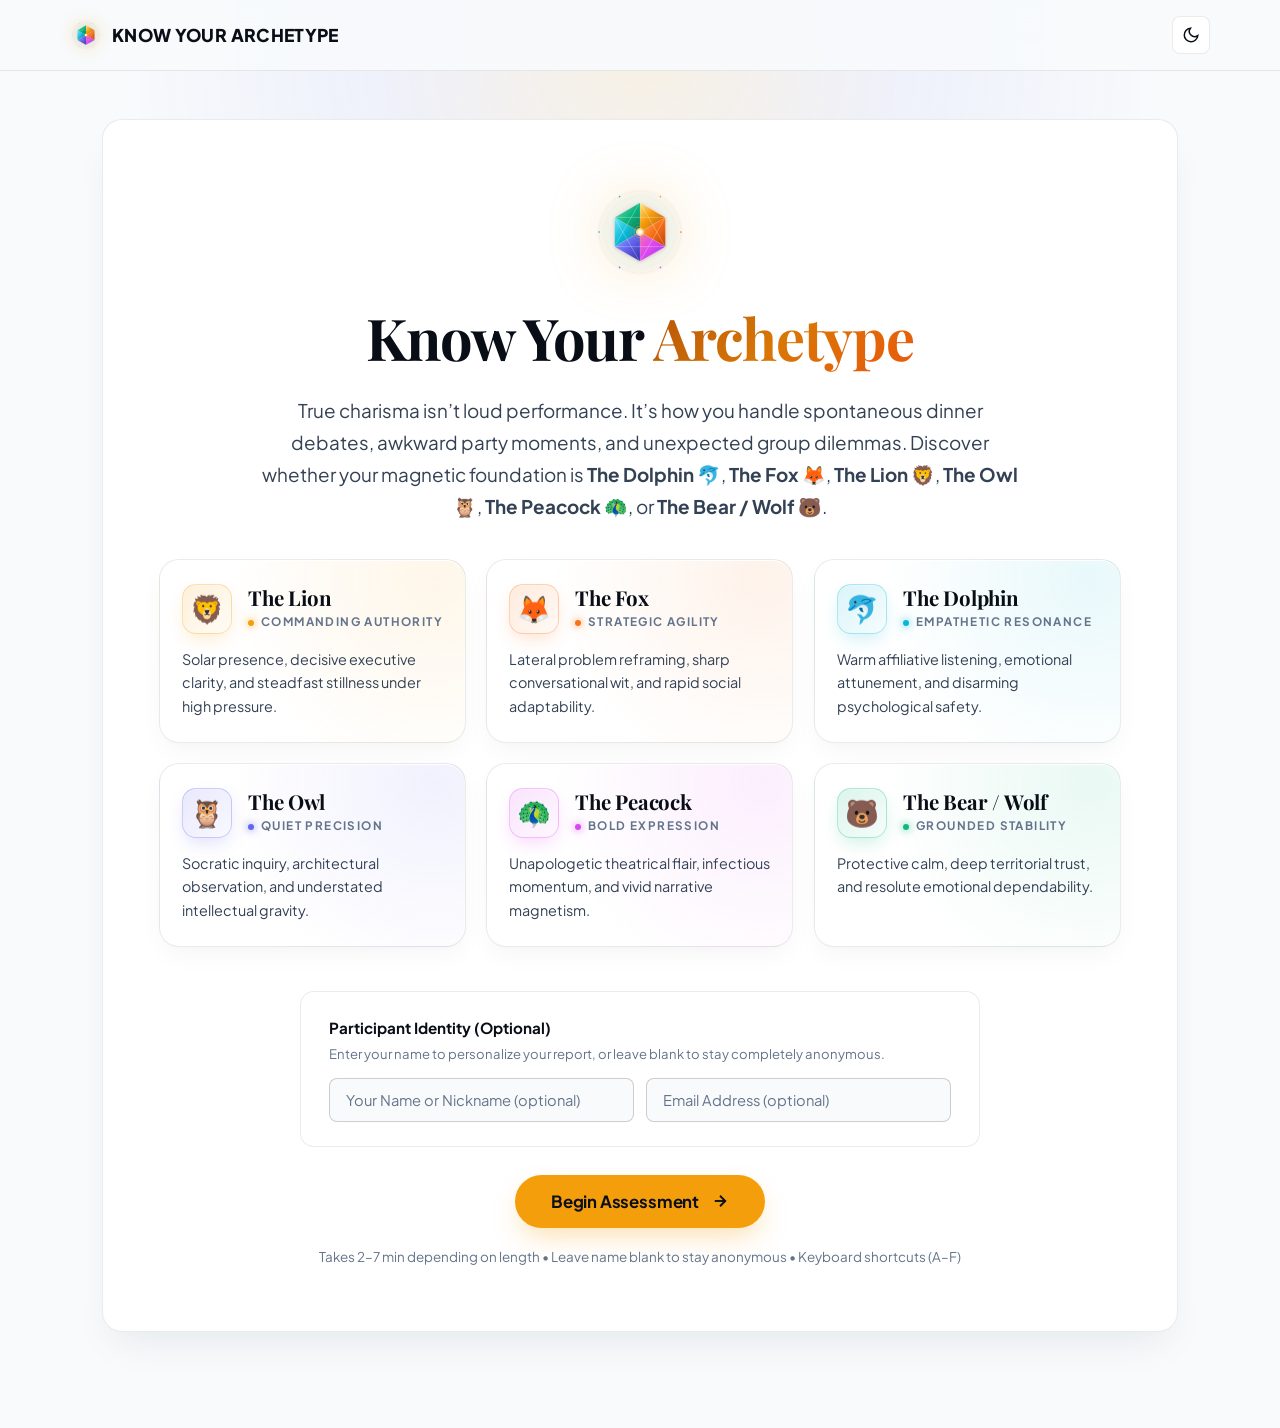
<file: index.html>
<!DOCTYPE html>
<html lang="en">
<head>
  <meta charset="UTF-8">
  <meta http-equiv="refresh" content="0; url=web/">
  <title>Know Your Archetype</title>
  <script>
    window.location.replace("web/");
  </script>
</head>
<body style="background:#0b0f17; color:#f9fafb; font-family:sans-serif; display:flex; align-items:center; justify-content:center; height:100vh; margin:0;">
  <p>Redirecting to <a href="web/" style="color:#f59e0b;">Know Your Archetype</a>...</p>
</body>
</html>
</file>
<file: web/app.css>
/* ==========================================================================
   KNOW YOUR ARCHETYPE DESIGN SYSTEM (Obsidian Luminary)
   Spec: DESIGN.md
   Typography: Playfair Display (Headlines) + Plus Jakarta Sans (UI / Body)
   Surfaces: Luminous Smoked Glass over Obsidian (#0B0F17) / Light Slate (#F8FAFC)
   Accents: Commanding Amber (#F59E0B) CTA & Calibrated Archetype Spectrums
   Physics: Apple Fluid Springs [cubic-bezier(0.16, 1, 0.3, 1)]
   ========================================================================== */

@import url('https://fonts.googleapis.com/css2?family=Playfair+Display:ital,wght@0,400;0,500;0,600;0,700;0,800;1,400;1,600&family=Plus+Jakarta+Sans:wght@400;500;600;700;800&display=swap');

:root, [data-theme="light"] {
  /* Light Mode Base: High-Contrast Editorial & Deep Obsidian */
  --bg-base: #f8fafc;
  --bg-surface: #ffffff;
  --bg-card: #ffffff;
  --bg-card-hover: #f1f5f9;
  --bg-card-active: #e2e8f0;
  --header-bg: rgba(248, 250, 252, 0.92);

  --border-subtle: rgba(0, 0, 0, 0.08);
  --border-medium: rgba(0, 0, 0, 0.18);
  --border-focus: #4f46e5;

  --text-primary: #090d16;
  --text-secondary: #334155;
  --text-muted: #64748b;
  --text-accent: #d97706;
  --shadow-desc-color: #7c2d12;
  --ambient-grad: radial-gradient(circle at 50% 10%, rgba(245, 158, 11, 0.10) 0%, rgba(99, 102, 241, 0.06) 40%, transparent 80%);

  /* Archetype Signature Palette (DESIGN.md) */
  --color-lion: #f59e0b;
  --color-lion-glow: rgba(245, 158, 11, 0.35);
  --color-fox: #f97316;
  --color-fox-glow: rgba(249, 115, 22, 0.35);
  --color-dolphin: #06b6d4;
  --color-dolphin-glow: rgba(6, 182, 212, 0.35);
  --color-owl: #6366f1;
  --color-owl-glow: rgba(99, 102, 241, 0.35);
  --color-peacock: #d946ef;
  --color-peacock-glow: rgba(217, 70, 239, 0.35);
  --color-bear: #10b981;
  --color-bear-glow: rgba(16, 185, 129, 0.35);

  /* Primary CTA (Commanding Amber) */
  --btn-primary-bg: #f59e0b;
  --btn-primary-text: #0b0f17;
  --btn-primary-glow: rgba(245, 158, 11, 0.35);

  /* Font Families */
  --font-headline: 'Playfair Display', Georgia, serif;
  --font-body: 'Plus Jakarta Sans', -apple-system, BlinkMacSystemFont, sans-serif;

  /* Animation Physics */
  --spring-ease: cubic-bezier(0.16, 1, 0.3, 1);
  --duration-fast: 180ms;
  --duration-normal: 320ms;
  --duration-slow: 540ms;

  /* Dimensions & Spacing */
  --radius-sm: 8px;
  --radius-md: 14px;
  --radius-lg: 20px;
  --radius-full: 9999px;
  --max-w-content: 780px;

  /* Shadows */
  --card-shadow: 0 20px 40px -12px rgba(15, 23, 42, 0.08);
  --panel-shadow: 0 8px 24px -6px rgba(15, 23, 42, 0.06);
}

/* Dark Mode: Obsidian Midnight Velvet */
[data-theme="dark"] {
  --bg-base: #0b0f17;
  --bg-surface: #111827;
  --bg-card: rgba(17, 24, 39, 0.72);
  --bg-card-hover: rgba(30, 41, 59, 0.85);
  --bg-card-active: #1e293b;
  --header-bg: rgba(11, 15, 23, 0.88);

  --border-subtle: #1f2937;
  --border-medium: #374151;
  --border-focus: #6366f1;

  --text-primary: #f9fafb;
  --text-secondary: #94a3b8;
  --text-muted: #64748b;
  --text-accent: #f59e0b;
  --shadow-desc-color: #fed7aa;
  --ambient-grad: radial-gradient(circle at 50% 10%, rgba(245, 158, 11, 0.12) 0%, rgba(99, 102, 241, 0.08) 40%, rgba(6, 182, 212, 0.04) 70%, transparent 85%);

  --btn-primary-bg: #f59e0b;
  --btn-primary-text: #0b0f17;
  --btn-primary-glow: rgba(245, 158, 11, 0.45);

  --card-shadow: 0 20px 48px -12px rgba(0, 0, 0, 0.5);
  --panel-shadow: 0 12px 32px -8px rgba(0, 0, 0, 0.35);
}

*, *::before, *::after {
  box-sizing: border-box;
  margin: 0;
  padding: 0;
}

html {
  scroll-behavior: smooth;
}

body {
  font-family: var(--font-body);
  background-color: var(--bg-base);
  color: var(--text-primary);
  min-height: 100vh;
  line-height: 1.6;
  overflow-x: hidden;
  display: flex;
  flex-direction: column;
  position: relative;
  -webkit-font-smoothing: antialiased;
  transition: background-color var(--duration-fast) ease, color var(--duration-fast) ease;
}

/* Ambient Background Glow */
.ambient-glow {
  position: fixed;
  top: 0;
  left: 50%;
  transform: translateX(-50%);
  width: 1000px;
  height: 500px;
  background: var(--ambient-grad);
  pointer-events: none;
  z-index: 0;
}

/* App Header */
.app-header {
  position: sticky;
  top: 0;
  z-index: 50;
  backdrop-filter: blur(16px);
  -webkit-backdrop-filter: blur(16px);
  background-color: var(--header-bg);
  border-bottom: 1px solid var(--border-subtle);
  padding: 16px 24px;
  transition: background-color var(--duration-fast) ease, border-color var(--duration-fast) ease;
}

.header-inner {
  max-width: var(--max-w-content);
  margin: 0 auto;
  display: flex;
  align-items: center;
  justify-content: space-between;
}

.brand-badge {
  display: flex;
  align-items: center;
  gap: 10px;
  font-family: var(--font-body);
  font-weight: 800;
  font-size: 1.1rem;
  letter-spacing: 0.02em;
  color: var(--text-primary);
  text-decoration: none;
  cursor: pointer;
  background: none;
  border: none;
  padding: 0;
  transition: opacity var(--duration-fast) ease;
}

.brand-badge:hover {
  opacity: 0.88;
}

.brand-logo-img {
  width: 32px;
  height: 32px;
  object-fit: contain;
  filter: drop-shadow(0 0 10px rgba(245, 158, 11, 0.45));
  transition: transform var(--duration-fast) var(--spring-ease);
}

.brand-badge:hover .brand-logo-img {
  transform: rotate(15deg) scale(1.08);
}

/* Theme Toggle Button */
.theme-toggle-btn {
  display: inline-flex;
  align-items: center;
  justify-content: center;
  width: 38px;
  height: 38px;
  border-radius: var(--radius-sm);
  background: var(--bg-surface);
  border: 1px solid var(--border-subtle);
  color: var(--text-primary);
  cursor: pointer;
  transition: all var(--duration-fast) var(--spring-ease);
}

.theme-toggle-btn:hover {
  background: var(--bg-card-hover);
  border-color: var(--border-medium);
  transform: scale(1.06);
}

.theme-toggle-btn:active {
  transform: scale(0.95);
}

:root .theme-icon-sun,
[data-theme="light"] .theme-icon-sun {
  display: none;
}
:root .theme-icon-moon,
[data-theme="light"] .theme-icon-moon {
  display: block;
}

[data-theme="dark"] .theme-icon-sun {
  display: block;
}
[data-theme="dark"] .theme-icon-moon {
  display: none;
}

/* Main Container */
.main-wrapper {
  flex: 1;
  max-width: var(--max-w-content);
  width: 100%;
  margin: 0 auto;
  padding: 40px 24px 80px;
  position: relative;
  z-index: 10;
}

/* Screen Transitions */
.view-screen {
  display: none;
  opacity: 0;
  transition: opacity var(--duration-normal) var(--spring-ease);
}

.view-screen.active {
  display: block;
  opacity: 1;
}

/* ==========================================================================
   SCREEN 1: WELCOME HERO
   ========================================================================== */
.hero-card {
  background: var(--bg-card);
  backdrop-filter: blur(16px);
  -webkit-backdrop-filter: blur(16px);
  border: 1px solid var(--border-subtle);
  border-radius: var(--radius-lg);
  padding: 48px 40px;
  text-align: center;
  box-shadow: var(--card-shadow);
  position: relative;
  overflow: hidden;
}

.hero-brand-emblem {
  display: flex;
  justify-content: center;
  align-items: center;
  margin-bottom: 24px;
}

.hero-emblem-img {
  width: 96px;
  height: 96px;
  object-fit: contain;
  filter: drop-shadow(0 0 32px rgba(245, 158, 11, 0.40));
  animation: emblem-float 6s ease-in-out infinite alternate;
}

@keyframes emblem-float {
  0% { transform: translateY(0px) rotate(0deg); }
  50% { transform: translateY(-7px) rotate(2deg); }
  100% { transform: translateY(0px) rotate(0deg); }
}

.hero-title {
  font-family: var(--font-headline);
  font-size: clamp(2.4rem, 5.5vw, 3.6rem);
  font-weight: 700;
  letter-spacing: -0.02em;
  line-height: 1.15;
  color: var(--text-primary);
  margin-bottom: 20px;
}

.hero-title span {
  background: linear-gradient(135deg, #f59e0b 0%, #fbbf24 45%, #f97316 100%);
  -webkit-background-clip: text;
  -webkit-text-fill-color: transparent;
}

[data-theme="light"] .hero-title span {
  background: linear-gradient(135deg, #b45309 0%, #d97706 50%, #ea580c 100%);
  -webkit-background-clip: text;
  -webkit-text-fill-color: transparent;
}

.hero-desc {
  font-family: var(--font-body);
  font-size: 1.08rem;
  color: var(--text-secondary);
  max-width: 620px;
  margin: 0 auto 36px;
  line-height: 1.7;
}

/* ==========================================================================
   6 ARCHETYPES INTERACTIVE SHOWCASE SPECTRUM (Anti-Slop Luxury Craft)
   ========================================================================== */
.archetypes-showcase-section {
  width: 100%;
  max-width: 1040px;
  margin: 32px auto 40px;
}

.archetypes-spectrum-grid {
  display: grid;
  grid-template-columns: repeat(auto-fit, minmax(280px, 1fr));
  gap: 18px;
}

.archetype-preview-card {
  position: relative;
  border-radius: var(--radius-lg);
  padding: 24px 22px;
  text-align: left;
  transition: transform 0.4s var(--spring-ease), box-shadow 0.4s var(--spring-ease), border-color 0.3s ease, background 0.3s ease;
  animation: archFloat 6s ease-in-out infinite alternate;
  animation-delay: var(--float-delay, 0s);
  cursor: default;
  overflow: hidden;
  will-change: transform, box-shadow;
  
  /* Light mode baseline */
  background: radial-gradient(circle at 90% 10%, rgba(var(--arch-rgb), 0.09) 0%, transparent 65%), #ffffff;
  border: 1px solid rgba(0, 0, 0, 0.08);
  box-shadow: 0 10px 28px -6px rgba(15, 23, 42, 0.05), 0 2px 6px -1px rgba(15, 23, 42, 0.02), inset 0 1px 0 0 #ffffff;
}

/* Dark mode baseline */
[data-theme="dark"] .archetype-preview-card {
  background: radial-gradient(circle at 90% 10%, rgba(var(--arch-rgb), 0.16) 0%, transparent 60%), rgba(17, 24, 39, 0.72);
  backdrop-filter: blur(20px);
  -webkit-backdrop-filter: blur(20px);
  border: 1px solid rgba(255, 255, 255, 0.08);
  box-shadow: 0 12px 36px -10px rgba(0, 0, 0, 0.6), inset 0 1px 0 0 rgba(255, 255, 255, 0.08);
}

/* Hover States with Rich Volumetric Glows */
.archetype-preview-card:hover {
  transform: translateY(-8px) scale(1.02);
  animation-play-state: paused;
  z-index: 2;
}

:root .archetype-preview-card:hover,
[data-theme="light"] .archetype-preview-card:hover {
  background: radial-gradient(circle at 90% 10%, rgba(var(--arch-rgb), 0.18) 0%, transparent 70%), #ffffff;
  border-color: rgba(var(--arch-rgb), 0.45);
  box-shadow: 0 22px 48px -12px rgba(var(--arch-rgb), 0.32), 0 0 0 1px rgba(var(--arch-rgb), 0.25), inset 0 1px 0 0 #ffffff;
}

[data-theme="dark"] .archetype-preview-card:hover {
  background: radial-gradient(circle at 90% 10%, rgba(var(--arch-rgb), 0.26) 0%, transparent 65%), rgba(22, 30, 48, 0.88);
  border-color: rgba(var(--arch-rgb), 0.55);
  box-shadow: 0 26px 56px -12px rgba(var(--arch-rgb), 0.45), 0 0 0 1px rgba(var(--arch-rgb), 0.4), inset 0 1px 1px 0 rgba(255, 255, 255, 0.18);
}

.arch-card-top {
  display: flex;
  align-items: center;
  gap: 16px;
  margin-bottom: 14px;
}

/* Prismatic Floating Lens */
.arch-emblem-lens {
  width: 50px;
  height: 50px;
  border-radius: 14px;
  display: flex;
  align-items: center;
  justify-content: center;
  font-size: 1.7rem;
  background: linear-gradient(135deg, rgba(var(--arch-rgb), 0.15) 0%, rgba(var(--arch-rgb), 0.04) 100%);
  border: 1px solid rgba(var(--arch-rgb), 0.28);
  box-shadow: inset 0 1px 1px rgba(255, 255, 255, 0.25), 0 8px 18px -4px rgba(var(--arch-rgb), 0.22);
  transition: transform 0.4s var(--spring-ease), box-shadow 0.4s var(--spring-ease), border-color 0.3s ease;
  flex-shrink: 0;
}

.archetype-preview-card:hover .arch-emblem-lens {
  transform: scale(1.12) rotate(6deg);
  border-color: rgba(var(--arch-rgb), 0.7);
  box-shadow: inset 0 1px 2px rgba(255, 255, 255, 0.4), 0 12px 28px -4px rgba(var(--arch-rgb), 0.48);
}

.arch-card-title-group {
  display: flex;
  flex-direction: column;
  align-items: flex-start;
  gap: 4px;
}

.arch-card-name {
  font-family: var(--font-headline);
  font-size: 1.28rem;
  font-weight: 700;
  color: var(--text-primary);
  line-height: 1.15;
  margin: 0;
  letter-spacing: -0.01em;
  transition: color 0.25s ease;
}

.archetype-preview-card:hover .arch-card-name {
  color: var(--arch-color);
}

/* Editorial Metadata with Luminous Jewel Dot (No AI Pill!) */
.arch-role-label {
  font-family: var(--font-body);
  font-size: 0.73rem;
  font-weight: 700;
  letter-spacing: 0.12em;
  text-transform: uppercase;
  color: var(--text-muted);
  display: inline-flex;
  align-items: center;
  gap: 7px;
  transition: color 0.25s ease;
}

.arch-role-label::before {
  content: '';
  width: 6px;
  height: 6px;
  border-radius: 50%;
  background: var(--arch-color);
  box-shadow: 0 0 8px var(--arch-color);
  flex-shrink: 0;
}

.archetype-preview-card:hover .arch-role-label {
  color: var(--text-secondary);
}

.arch-card-trait {
  font-family: var(--font-body);
  font-size: 0.90rem;
  color: var(--text-secondary);
  line-height: 1.62;
  margin: 0;
  text-align: left;
}

@keyframes archFloat {
  0% {
    transform: translateY(0px);
  }
  50% {
    transform: translateY(-5px);
  }
  100% {
    transform: translateY(0px);
  }
}

/* Participant Starting Identity Box */
.start-identity-box {
  background: var(--bg-surface);
  border: 1px solid var(--border-subtle);
  border-radius: var(--radius-md);
  padding: 20px 24px;
  max-width: 580px;
  margin: 0 auto 28px;
  text-align: left;
}

.identity-header {
  margin-bottom: 14px;
}

.identity-label {
  display: block;
  font-family: var(--font-body);
  font-size: 0.95rem;
  font-weight: 700;
  color: var(--text-primary);
  margin-bottom: 4px;
}

.identity-sub {
  display: block;
  font-size: 0.82rem;
  color: var(--text-muted);
  line-height: 1.5;
}

.identity-inputs-row {
  display: flex;
  flex-wrap: wrap;
  gap: 12px;
}

.text-input {
  flex: 1;
  min-width: 200px;
  background: var(--bg-base);
  border: 1px solid var(--border-medium);
  border-radius: var(--radius-sm);
  padding: 12px 16px;
  font-family: var(--font-body);
  font-size: 0.92rem;
  color: var(--text-primary);
  transition: border-color var(--duration-fast) var(--spring-ease), box-shadow var(--duration-fast) var(--spring-ease);
}

.text-input:focus {
  outline: none;
  border-color: var(--border-focus);
  box-shadow: 0 0 0 3px rgba(99, 102, 241, 0.2);
}

.text-input::placeholder {
  color: var(--text-muted);
}

/* Primary CTA (Commanding Amber Pill) */
.btn-primary {
  display: inline-flex;
  align-items: center;
  justify-content: center;
  gap: 12px;
  background: var(--btn-primary-bg);
  color: var(--btn-primary-text);
  font-family: var(--font-body);
  font-size: 1.05rem;
  font-weight: 700;
  letter-spacing: -0.01em;
  padding: 16px 36px;
  border-radius: var(--radius-full);
  border: none;
  cursor: pointer;
  box-shadow: 0 12px 28px -6px var(--btn-primary-glow);
  transition: transform var(--duration-fast) var(--spring-ease),
              box-shadow var(--duration-fast) var(--spring-ease),
              filter var(--duration-fast) var(--spring-ease);
}

.btn-primary:hover {
  transform: translateY(-2px) scale(1.02);
  box-shadow: 0 16px 36px -6px var(--btn-primary-glow);
  filter: brightness(1.06);
}

.btn-primary:active {
  transform: translateY(1px) scale(0.98);
}

.hero-meta-note {
  font-size: 0.84rem;
  color: var(--text-muted);
  margin-top: 18px;
}

/* ==========================================================================
   SCREEN 2: QUESTION WIZARD (STEP-BY-STEP)
   ========================================================================== */
.wizard-header {
  margin-bottom: 24px;
}

.progress-bar-track {
  width: 100%;
  height: 6px;
  background: var(--bg-surface);
  border: 1px solid var(--border-subtle);
  border-radius: var(--radius-full);
  overflow: hidden;
  margin-bottom: 16px;
}

.progress-bar-fill {
  height: 100%;
  width: 0%;
  background: linear-gradient(90deg, #f59e0b, #6366f1);
  border-radius: var(--radius-full);
  transition: width var(--duration-normal) var(--spring-ease);
}

.wizard-meta-row {
  display: flex;
  align-items: center;
  justify-content: space-between;
  flex-wrap: wrap;
  gap: 10px;
}

.step-indicator {
  font-family: var(--font-body);
  font-size: 0.85rem;
  font-weight: 700;
  letter-spacing: 0.05em;
  color: var(--text-secondary);
  text-transform: uppercase;
}

.step-indicator strong {
  color: var(--text-primary);
  font-size: 1rem;
}

/* Multi-select Counter Badge */
.selection-counter-badge {
  display: inline-flex;
  align-items: center;
  gap: 6px;
  font-family: var(--font-body);
  font-size: 0.82rem;
  font-weight: 700;
  letter-spacing: 0.01em;
  color: var(--text-muted);
  background: var(--bg-surface);
  border: 1px solid var(--border-subtle);
  padding: 4px 12px;
  border-radius: var(--radius-full);
  transition: all var(--duration-fast) var(--spring-ease);
}

.selection-counter-badge.has-selections {
  color: #4f46e5;
  border-color: rgba(99, 102, 241, 0.4);
  background: rgba(99, 102, 241, 0.08);
}

[data-theme="dark"] .selection-counter-badge.has-selections {
  color: #818cf8;
  border-color: rgba(129, 140, 248, 0.4);
  background: rgba(99, 102, 241, 0.15);
}

.selection-counter-badge.max-reached {
  color: #d97706;
  border-color: rgba(217, 119, 6, 0.45);
  background: rgba(245, 158, 11, 0.12);
}

[data-theme="dark"] .selection-counter-badge.max-reached {
  color: #fbbf24;
  border-color: rgba(251, 191, 36, 0.5);
  background: rgba(245, 158, 11, 0.18);
}

/* Scenario Card */
.scenario-card {
  background: var(--bg-surface);
  border: 1px solid var(--border-subtle);
  border-radius: var(--radius-lg);
  padding: 32px 30px;
  margin-bottom: 24px;
  box-shadow: var(--panel-shadow);
}

.scenario-text {
  font-family: var(--font-headline);
  font-size: clamp(1.25rem, 2.8vw, 1.55rem);
  font-weight: 600;
  line-height: 1.45;
  color: var(--text-primary);
}

/* Options Grid */
.options-list {
  display: flex;
  flex-direction: column;
  gap: 12px;
  margin-bottom: 28px;
}

.option-btn {
  display: flex;
  align-items: flex-start;
  gap: 16px;
  background: var(--bg-card);
  border: 1px solid var(--border-subtle);
  border-radius: var(--radius-md);
  padding: 16px 20px;
  text-align: left;
  cursor: pointer;
  color: var(--text-secondary);
  font-family: var(--font-body);
  font-size: 0.98rem;
  line-height: 1.55;
  transition: all var(--duration-fast) var(--spring-ease);
  position: relative;
  overflow: hidden;
}

.option-btn:hover {
  background: var(--bg-card-hover);
  border-color: var(--border-medium);
  color: var(--text-primary);
  transform: translateX(4px);
}

.option-btn:active {
  background: var(--bg-card-active);
  transform: scale(0.995);
}

.option-btn.selected {
  background: rgba(99, 102, 241, 0.08);
  border-color: var(--border-focus);
  color: var(--text-primary);
  box-shadow: 0 4px 16px -4px rgba(99, 102, 241, 0.25);
}

[data-theme="dark"] .option-btn.selected {
  background: rgba(99, 102, 241, 0.15);
  box-shadow: 0 4px 20px -4px rgba(99, 102, 241, 0.4);
}

.option-badge {
  flex-shrink: 0;
  width: 28px;
  height: 28px;
  border-radius: var(--radius-sm);
  background: rgba(128, 128, 128, 0.1);
  border: 1px solid var(--border-subtle);
  display: flex;
  align-items: center;
  justify-content: center;
  font-family: var(--font-body);
  font-weight: 700;
  font-size: 0.85rem;
  color: var(--text-primary);
  transition: all var(--duration-fast) var(--spring-ease);
}

.option-btn:hover .option-badge {
  background: var(--border-focus);
  color: #ffffff;
  border-color: var(--border-focus);
}

.option-btn.selected .option-badge {
  background: var(--border-focus);
  color: #ffffff;
  border-color: var(--border-focus);
}

.option-text {
  flex: 1;
}

/* Checkbox Indicator for Multi-Select */
.option-checkbox {
  flex-shrink: 0;
  width: 22px;
  height: 22px;
  border-radius: 6px;
  border: 1.5px solid var(--border-medium);
  background: var(--bg-base);
  display: flex;
  align-items: center;
  justify-content: center;
  transition: all var(--duration-fast) var(--spring-ease);
  color: #ffffff;
  margin-top: 2px;
}

.option-checkbox .check-svg {
  opacity: 0;
  transform: scale(0.6);
  transition: all var(--duration-fast) var(--spring-ease);
}

.option-btn:hover .option-checkbox {
  border-color: var(--border-focus);
}

.option-btn.selected .option-checkbox {
  background: var(--border-focus);
  border-color: var(--border-focus);
  box-shadow: 0 0 10px rgba(99, 102, 241, 0.45);
}

.option-btn.selected .option-checkbox .check-svg {
  opacity: 1;
  transform: scale(1);
}

/* Disabled state when maximum 3 selections reached */
.option-btn.disabled-limit {
  opacity: 0.55;
  filter: grayscale(0.25);
  cursor: not-allowed;
}

.option-btn.disabled-limit:hover {
  transform: none;
  border-color: var(--border-subtle);
  background: var(--bg-card);
}

.option-btn.disabled-limit:hover .option-badge {
  background: rgba(128, 128, 128, 0.1);
  color: var(--text-primary);
  border-color: var(--border-subtle);
}

.option-btn.disabled-limit:hover .option-checkbox {
  border-color: var(--border-medium);
}

/* Limit reached shake animation */
.option-btn.shake-limit {
  animation: limitShake 0.45s cubic-bezier(0.36, 0.07, 0.19, 0.97) both;
}

@keyframes limitShake {
  10%, 90% { transform: translate3d(-2px, 0, 0); }
  20%, 80% { transform: translate3d(3px, 0, 0); }
  30%, 50%, 70% { transform: translate3d(-3px, 0, 0); }
  40%, 60% { transform: translate3d(3px, 0, 0); }
}

/* Wizard Navigation Bar */
.wizard-footer {
  display: flex;
  align-items: center;
  justify-content: space-between;
  gap: 16px;
}

.btn-wizard-next {
  padding: 12px 28px;
  font-size: 0.98rem;
  box-shadow: 0 8px 22px -4px var(--btn-primary-glow);
}

.btn-wizard-next:disabled {
  opacity: 0.4;
  cursor: not-allowed;
  pointer-events: none;
  box-shadow: none;
  transform: none !important;
  filter: grayscale(0.6);
}

.btn-secondary {
  display: inline-flex;
  align-items: center;
  gap: 8px;
  background: transparent;
  color: var(--text-primary);
  font-family: var(--font-body);
  font-size: 0.92rem;
  font-weight: 600;
  border: 1px solid var(--border-medium);
  padding: 10px 20px;
  border-radius: var(--radius-full);
  cursor: pointer;
  transition: all var(--duration-fast) var(--spring-ease);
}

.btn-secondary:hover:not(:disabled) {
  background: rgba(128, 128, 128, 0.1);
  border-color: var(--text-secondary);
}

.btn-secondary:disabled {
  opacity: 0.35;
  cursor: not-allowed;
}

.keyboard-hint {
  font-size: 0.8rem;
  color: var(--text-muted);
}

.kbd-chip {
  background: rgba(128, 128, 128, 0.12);
  border: 1px solid var(--border-subtle);
  padding: 2px 6px;
  border-radius: 4px;
  font-family: monospace;
  font-size: 0.78rem;
  color: var(--text-secondary);
}

/* ==========================================================================
   SCREEN 3: CALCULATION LOADER
   ========================================================================== */
.loader-card {
  text-align: center;
  padding: 80px 20px;
}

.loader-emblem-wrapper {
  position: relative;
  width: 104px;
  height: 104px;
  margin: 0 auto 26px;
  display: flex;
  align-items: center;
  justify-content: center;
}

.loader-emblem-img {
  width: 92px;
  height: 92px;
  object-fit: contain;
  filter: drop-shadow(0 0 28px rgba(245, 158, 11, 0.55));
  animation: loader-pulse 1.8s cubic-bezier(0.16, 1, 0.3, 1) infinite alternate;
}

@keyframes loader-pulse {
  0% {
    transform: scale(0.92) rotate(-4deg);
    filter: drop-shadow(0 0 16px rgba(245, 158, 11, 0.35));
  }
  100% {
    transform: scale(1.08) rotate(4deg);
    filter: drop-shadow(0 0 36px rgba(245, 158, 11, 0.75));
  }
}

.loader-title {
  font-family: var(--font-headline);
  font-size: 1.8rem;
  font-weight: 700;
  color: var(--text-primary);
  margin-bottom: 8px;
}

.loader-sub {
  font-family: var(--font-body);
  font-size: 0.95rem;
  color: var(--text-muted);
}

/* ==========================================================================
   SCREEN 4: RESULTS DASHBOARD
   ========================================================================== */
.results-container {
  display: flex;
  flex-direction: column;
  gap: 28px;
}

/* Hero Archetype Banner */
.archetype-hero-banner {
  background: linear-gradient(180deg, var(--bg-surface) 0%, var(--bg-card) 100%);
  border: 1px solid var(--border-subtle);
  border-radius: var(--radius-lg);
  padding: 38px 34px;
  position: relative;
  overflow: hidden;
  box-shadow: var(--card-shadow);
}

.banner-emblem-backdrop {
  position: absolute;
  top: -24px;
  right: -24px;
  width: 210px;
  height: 210px;
  pointer-events: none;
  opacity: 0.16;
  z-index: 0;
  transition: opacity var(--duration-normal) ease;
}

[data-theme="light"] .banner-emblem-backdrop {
  opacity: 0.10;
}

.banner-emblem-img {
  width: 100%;
  height: 100%;
  object-fit: contain;
}

.archetype-hero-banner::before {
  content: '';
  position: absolute;
  top: 0;
  right: 0;
  width: 320px;
  height: 100%;
  background: radial-gradient(circle, var(--hero-glow, rgba(245, 158, 11, 0.18)) 0%, transparent 70%);
  pointer-events: none;
}

.archetype-name {
  font-family: var(--font-headline);
  font-size: clamp(2.2rem, 5vw, 3.2rem);
  font-weight: 700;
  letter-spacing: -0.02em;
  color: var(--text-primary);
  margin-bottom: 6px;
  position: relative;
  z-index: 1;
}

.archetype-subtitle {
  font-family: var(--font-body);
  font-size: 1.15rem;
  font-weight: 600;
  color: var(--hero-accent, var(--text-accent));
  margin-bottom: 16px;
  position: relative;
  z-index: 1;
}

.hero-meta-pills {
  display: flex;
  flex-wrap: wrap;
  gap: 10px;
  margin-bottom: 20px;
  position: relative;
  z-index: 1;
}

.primary-pill {
  font-size: 0.78rem;
  font-weight: 700;
  text-transform: uppercase;
  letter-spacing: 0.08em;
  padding: 4px 12px;
  border-radius: var(--radius-full);
  background: var(--hero-accent, #f59e0b);
  color: #0b0f17;
}

.hybrid-pill {
  font-size: 0.8rem;
  font-weight: 600;
  padding: 4px 12px;
  border-radius: var(--radius-full);
  background: rgba(128, 128, 128, 0.12);
  border: 1px solid var(--border-subtle);
  color: var(--text-primary);
}

.participant-name-badge {
  font-size: 0.82rem;
  font-weight: 700;
  padding: 4px 12px;
  border-radius: var(--radius-full);
  background: rgba(99, 102, 241, 0.15);
  border: 1px solid rgba(99, 102, 241, 0.35);
  color: var(--border-focus);
}

.archetype-superpower-box {
  background: var(--bg-surface);
  border: 1px solid var(--border-subtle);
  border-radius: var(--radius-md);
  padding: 16px 20px;
  margin-top: 10px;
  position: relative;
  z-index: 1;
}

.superpower-text {
  font-family: var(--font-body);
  font-size: 1rem;
  color: var(--text-primary);
  line-height: 1.6;
}

/* Implications & Meaning Card */
.implications-card {
  background: var(--bg-surface);
  border: 1px solid var(--border-subtle);
  border-radius: var(--radius-lg);
  padding: 28px 26px;
  box-shadow: var(--panel-shadow);
}

.implications-header {
  display: flex;
  align-items: center;
  gap: 14px;
  margin-bottom: 20px;
}

.implications-icon {
  width: 38px;
  height: 38px;
  border-radius: var(--radius-sm);
  background: rgba(99, 102, 241, 0.12);
  border: 1px solid rgba(99, 102, 241, 0.25);
  color: var(--border-focus);
  display: flex;
  align-items: center;
  justify-content: center;
  flex-shrink: 0;
}

.implications-grid {
  display: grid;
  grid-template-columns: repeat(auto-fit, minmax(240px, 1fr));
  gap: 16px;
}

.implication-item {
  background: var(--bg-card);
  border: 1px solid var(--border-subtle);
  border-radius: var(--radius-md);
  padding: 16px 18px;
}

.implication-item-title {
  font-family: var(--font-body);
  font-size: 0.8rem;
  font-weight: 700;
  text-transform: uppercase;
  letter-spacing: 0.08em;
  color: var(--hero-accent, var(--text-accent));
  margin-bottom: 6px;
  display: flex;
  align-items: center;
  gap: 6px;
}

.implication-item-text,
.implication-text {
  font-family: var(--font-body);
  font-size: 0.92rem;
  color: var(--text-secondary);
  line-height: 1.6;
}

/* Two Column Layout (Bars & Radar Chart) */
.results-grid-2col {
  display: grid;
  grid-template-columns: repeat(auto-fit, minmax(340px, 1fr));
  gap: 24px;
}

.dashboard-card {
  background: var(--bg-surface);
  border: 1px solid var(--border-subtle);
  border-radius: var(--radius-lg);
  padding: 28px 24px;
  box-shadow: var(--panel-shadow);
  min-width: 0;
  overflow: hidden;
}

.card-heading {
  font-family: var(--font-headline);
  font-size: 1.35rem;
  font-weight: 600;
  margin-bottom: 6px;
  color: var(--text-primary);
  letter-spacing: -0.01em;
}

.card-subheading {
  font-family: var(--font-body);
  font-size: 0.85rem;
  color: var(--text-muted);
  margin-bottom: 22px;
}

/* Distribution Bars */
.distribution-list {
  display: flex;
  flex-direction: column;
  gap: 14px;
}

.dist-item-header {
  display: flex;
  justify-content: space-between;
  font-size: 0.88rem;
  font-weight: 600;
  margin-bottom: 6px;
}

.dist-label {
  color: var(--text-primary);
  display: flex;
  align-items: center;
  gap: 8px;
}

.dist-color-dot {
  width: 10px;
  height: 10px;
  border-radius: 50%;
}

.dist-val {
  font-family: var(--font-body);
  font-weight: 700;
  color: var(--text-primary);
}

.dist-track {
  width: 100%;
  height: 8px;
  background: rgba(128, 128, 128, 0.12);
  border-radius: var(--radius-full);
  overflow: hidden;
}

.dist-fill {
  height: 100%;
  width: 0%;
  border-radius: var(--radius-full);
  transition: width 1s var(--spring-ease);
}

/* Radar Chart Container */
.radar-wrapper {
  display: flex;
  flex-direction: column;
  align-items: center;
  justify-content: center;
}

.radar-svg {
  width: 100%;
  max-width: 280px;
  height: auto;
  overflow: visible;
  color: var(--text-primary);
}

.radar-interpretation-text {
  font-size: 0.86rem;
  color: var(--text-secondary);
  line-height: 1.65;
  margin-top: 16px;
  padding-top: 14px;
  border-top: 1px solid var(--border-subtle);
  text-align: left;
}

/* Stress Shadow Alert Box */
.shadow-advisory-card {
  background: rgba(249, 115, 22, 0.06);
  border: 1px solid rgba(249, 115, 22, 0.28);
  border-radius: var(--radius-lg);
  padding: 24px 28px;
  display: flex;
  gap: 20px;
  align-items: flex-start;
}

.shadow-icon-badge {
  flex-shrink: 0;
  width: 40px;
  height: 40px;
  border-radius: var(--radius-md);
  background: rgba(249, 115, 22, 0.15);
  color: #f97316;
  display: flex;
  align-items: center;
  justify-content: center;
}

.shadow-title {
  font-family: var(--font-headline);
  font-size: 1.2rem;
  font-weight: 700;
  color: #f97316;
  margin-bottom: 4px;
}

.shadow-desc {
  font-family: var(--font-body);
  font-size: 0.94rem;
  color: var(--shadow-desc-color);
  line-height: 1.6;
}

/* Accuracy Rating Card */
.accuracy-card {
  background: var(--bg-surface);
  border: 1px solid var(--border-subtle);
  border-radius: var(--radius-lg);
  padding: 24px 28px;
  box-shadow: var(--panel-shadow);
}

.accuracy-header {
  display: flex;
  justify-content: space-between;
  align-items: flex-start;
  gap: 16px;
  margin-bottom: 20px;
}

.accuracy-title {
  font-family: var(--font-headline);
  font-size: 1.25rem;
  font-weight: 600;
  color: var(--text-primary);
  margin-bottom: 4px;
}

.accuracy-subtitle {
  font-family: var(--font-body);
  font-size: 0.86rem;
  color: var(--text-muted);
}

.accuracy-score-badge {
  display: flex;
  align-items: baseline;
  background: rgba(245, 158, 11, 0.12);
  border: 1px solid rgba(245, 158, 11, 0.3);
  padding: 6px 14px;
  border-radius: var(--radius-full);
}

.accuracy-score-val {
  font-family: var(--font-body);
  font-size: 1.5rem;
  font-weight: 800;
  color: var(--hero-accent, var(--text-accent));
}

.accuracy-max {
  font-size: 0.85rem;
  font-weight: 700;
  color: var(--text-muted);
  margin-left: 2px;
}

.slider-container {
  margin-bottom: 18px;
}

.custom-range {
  -webkit-appearance: none;
  appearance: none;
  width: 100%;
  height: 8px;
  border-radius: var(--radius-full);
  background: rgba(128, 128, 128, 0.16);
  outline: none;
  cursor: pointer;
}

.custom-range::-webkit-slider-thumb {
  -webkit-appearance: none;
  appearance: none;
  width: 24px;
  height: 24px;
  border-radius: 50%;
  background: var(--hero-accent, #f59e0b);
  cursor: pointer;
  box-shadow: 0 0 14px var(--btn-primary-glow);
  border: 2px solid var(--bg-base);
  transition: transform var(--duration-fast) var(--spring-ease);
}

.custom-range::-webkit-slider-thumb:hover {
  transform: scale(1.15);
}

.custom-range::-moz-range-thumb {
  width: 24px;
  height: 24px;
  border-radius: 50%;
  background: var(--hero-accent, #f59e0b);
  cursor: pointer;
  box-shadow: 0 0 14px var(--btn-primary-glow);
  border: 2px solid var(--bg-base);
  transition: transform var(--duration-fast) var(--spring-ease);
}

.slider-labels {
  display: flex;
  justify-content: space-between;
  align-items: center;
  font-size: 0.82rem;
  color: var(--text-muted);
  margin-top: 10px;
}

.accuracy-status-text {
  font-weight: 700;
  color: var(--hero-accent, var(--text-accent));
}

.accuracy-feedback-row {
  display: flex;
  align-items: center;
  gap: 14px;
}

.accuracy-saved-msg {
  font-size: 0.85rem;
  font-weight: 600;
  color: #10b981;
}

/* Actions Footer */
.results-actions-row {
  display: flex;
  flex-wrap: wrap;
  gap: 14px;
  justify-content: center;
  margin-top: 10px;
}

/* Responsive Breakpoints */
@media (max-width: 640px) {
  .hero-card {
    padding: 32px 20px;
  }
  .archetypes-showcase-section {
    margin: 20px auto 28px;
  }
  .archetypes-spectrum-grid {
    grid-template-columns: 1fr;
    gap: 12px;
  }
  .archetype-preview-card {
    padding: 15px 16px;
  }
  .scenario-card {
    padding: 24px 18px;
  }
  .scenario-text {
    font-size: 1.15rem;
  }
  .option-btn {
    padding: 14px 16px;
    font-size: 0.9rem;
  }
  .results-grid-2col {
    grid-template-columns: 1fr;
  }
  .wizard-footer {
    flex-direction: column-reverse;
    align-items: stretch;
    gap: 12px;
  }
  .btn-wizard-next,
  .btn-secondary {
    justify-content: center;
    width: 100%;
  }
  .keyboard-hint {
    text-align: center;
    order: -1;
  }
}

/* ==========================================================================
   DESKTOP / PC ENHANCEMENTS (>= 1024px)
   Widens card container to 1140px on PC while keeping mobile layout identical
   ========================================================================== */
@media (min-width: 1024px) {
  :root {
    --max-w-content: 1140px;
  }

  .main-wrapper {
    padding: 48px 32px 96px;
  }

  .hero-card {
    padding: 64px 56px;
  }

  .hero-title {
    font-size: 3.6rem;
    margin-bottom: 24px;
  }

  .hero-desc {
    max-width: 760px;
    font-size: 1.18rem;
  }

  .archetypes-showcase-section {
    max-width: 1040px;
    margin: 36px auto 44px;
  }

  .archetypes-spectrum-grid {
    grid-template-columns: repeat(3, 1fr);
    gap: 20px;
  }

  .start-identity-box {
    max-width: 680px;
    padding: 24px 28px;
  }

  .scenario-card {
    padding: 40px 44px;
    margin-bottom: 28px;
  }

  .scenario-text {
    font-size: 1.55rem;
    line-height: 1.5;
  }

  .option-btn {
    padding: 20px 24px;
    font-size: 1.02rem;
  }

  .option-badge {
    width: 32px;
    height: 32px;
    font-size: 0.92rem;
  }

  .wizard-footer {
    padding-top: 8px;
  }

  .archetype-hero-banner {
    padding: 48px 48px;
  }

  .archetype-name {
    font-size: 3.2rem;
  }

  .card-heading {
    font-size: 1.45rem;
  }

  .implications-card,
  .dashboard-card,
  .accuracy-card {
    padding: 34px 32px;
  }
}

/* ================================================================
   ONBOARDING / INSTRUCTIONS SCREEN
   ================================================================ */

#screen-onboarding {
  align-items: flex-start;
  justify-content: center;
  padding: 40px 20px 60px;
}

#screen-onboarding.active {
  display: flex;
}

.onboarding-card {
  width: 100%;
  max-width: 680px;
  background: var(--bg-surface);
  border: 1px solid var(--border-subtle);
  border-radius: var(--radius-lg);
  padding: 48px 44px;
  display: flex;
  flex-direction: column;
  gap: 36px;
  box-shadow: var(--card-shadow);
}

/* Header */
.onboarding-header {
  text-align: center;
}

.onboarding-icon {
  font-size: 2.8rem;
  margin-bottom: 14px;
  display: block;
}

.onboarding-title {
  font-size: 1.75rem;
  font-weight: 700;
  color: var(--text-primary);
  margin: 0 0 10px;
  letter-spacing: -0.02em;
}

.onboarding-subtitle {
  font-size: 0.97rem;
  color: var(--text-secondary);
  margin: 0;
  line-height: 1.55;
}

/* Section label */
.onboarding-section {
  display: flex;
  flex-direction: column;
  gap: 14px;
}

.onboarding-section-label {
  font-size: 0.85rem;
  font-weight: 600;
  text-transform: uppercase;
  letter-spacing: 0.08em;
  color: var(--text-muted);
}

/* Length Selector */
.length-selector {
  display: grid;
  grid-template-columns: repeat(3, 1fr);
  gap: 12px;
}

.length-option {
  display: flex;
  flex-direction: column;
  align-items: center;
  gap: 6px;
  padding: 20px 14px;
  background: var(--bg-card);
  border: 1.5px solid var(--border-subtle);
  border-radius: var(--radius-md);
  cursor: pointer;
  transition: all 0.22s cubic-bezier(0.34, 1.56, 0.64, 1);
  color: var(--text-primary);
  text-align: center;
  position: relative;
  outline: none;
}

.length-option:hover {
  border-color: var(--border-focus);
  background: var(--bg-card-hover);
  transform: translateY(-2px);
  box-shadow: 0 8px 24px rgba(79, 70, 229, 0.12);
}

.length-option.selected {
  border-color: var(--border-focus);
  background: var(--bg-card-hover);
  box-shadow: 0 0 0 3px rgba(79, 70, 229, 0.15),
              0 8px 24px rgba(79, 70, 229, 0.12);
}

[data-theme="dark"] .length-option.selected {
  box-shadow: 0 0 0 3px rgba(99, 102, 241, 0.25),
              0 8px 24px rgba(99, 102, 241, 0.18);
}

.length-option-top {
  display: flex;
  align-items: center;
  justify-content: space-between;
  width: 100%;
}

.length-icon {
  font-size: 1.3rem;
}

.length-badge {
  font-size: 0.72rem;
  font-weight: 600;
  padding: 2px 8px;
  border-radius: var(--radius-full);
  background: rgba(79, 70, 229, 0.12);
  color: var(--border-focus);
  letter-spacing: 0.02em;
}

[data-theme="dark"] .length-badge {
  background: rgba(99, 102, 241, 0.18);
  color: #a5b4fc;
}

.length-option.selected .length-badge {
  background: var(--border-focus);
  color: white;
}

.length-label {
  font-size: 1.05rem;
  font-weight: 700;
  color: var(--text-primary);
}

.length-count {
  font-size: 0.78rem;
  color: var(--text-muted);
}

/* Context Selector */
.onboarding-context-note {
  font-size: 0.86rem;
  color: var(--text-muted);
  margin: 0;
  line-height: 1.5;
}

.context-selector {
  display: flex;
  gap: 12px;
  flex-wrap: wrap;
}

.context-option {
  flex: 1;
  min-width: 140px;
  padding: 14px 22px;
  border-radius: var(--radius-full);
  border: 1.5px solid var(--border-medium);
  background: var(--bg-card);
  color: var(--text-secondary);
  font-size: 0.96rem;
  font-weight: 600;
  cursor: pointer;
  transition: all 0.2s ease;
  text-align: center;
  outline: none;
}

.context-option:hover {
  border-color: var(--border-focus);
  color: var(--border-focus);
  background: var(--bg-card-hover);
}

[data-theme="dark"] .context-option:hover {
  color: #a5b4fc;
}

.context-option.selected {
  background: var(--border-focus);
  border-color: var(--border-focus);
  color: white;
  box-shadow: 0 4px 18px rgba(79, 70, 229, 0.28);
}

[data-theme="dark"] .context-option.selected {
  box-shadow: 0 4px 18px rgba(99, 102, 241, 0.38);
}

/* Instructions block */
.onboarding-instructions {
  background: rgba(79, 70, 229, 0.05);
  border: 1px solid rgba(79, 70, 229, 0.14);
  border-radius: var(--radius-md);
  padding: 20px 24px;
}

[data-theme="dark"] .onboarding-instructions {
  background: rgba(99, 102, 241, 0.07);
  border-color: rgba(99, 102, 241, 0.18);
}

.onboarding-instructions-title {
  font-size: 0.82rem;
  font-weight: 700;
  text-transform: uppercase;
  letter-spacing: 0.09em;
  color: var(--border-focus);
  margin-bottom: 12px;
}

[data-theme="dark"] .onboarding-instructions-title {
  color: #a5b4fc;
}

.onboarding-instructions-list {
  margin: 0;
  padding-left: 18px;
  display: flex;
  flex-direction: column;
  gap: 7px;
}

.onboarding-instructions-list li {
  font-size: 0.9rem;
  color: var(--text-secondary);
  line-height: 1.5;
}

.onboarding-instructions-list li strong {
  color: var(--text-primary);
}

/* CTA Row */
.onboarding-cta-row {
  display: flex;
  gap: 12px;
  align-items: center;
  justify-content: flex-end;
}

/* Mobile responsive */
@media (max-width: 600px) {
  .onboarding-card {
    padding: 32px 22px;
    gap: 28px;
  }

  .length-selector {
    grid-template-columns: repeat(3, 1fr);
    gap: 8px;
  }

  .length-option {
    padding: 14px 8px;
  }

  .length-label {
    font-size: 0.88rem;
  }

  .length-count {
    font-size: 0.7rem;
  }

  .context-selector {
    flex-direction: column;
  }

  .onboarding-cta-row {
    flex-direction: column-reverse;
    gap: 10px;
  }

  .onboarding-cta-row .btn-primary,
  .onboarding-cta-row .btn-secondary {
    width: 100%;
    justify-content: center;
  }
}
</file>
